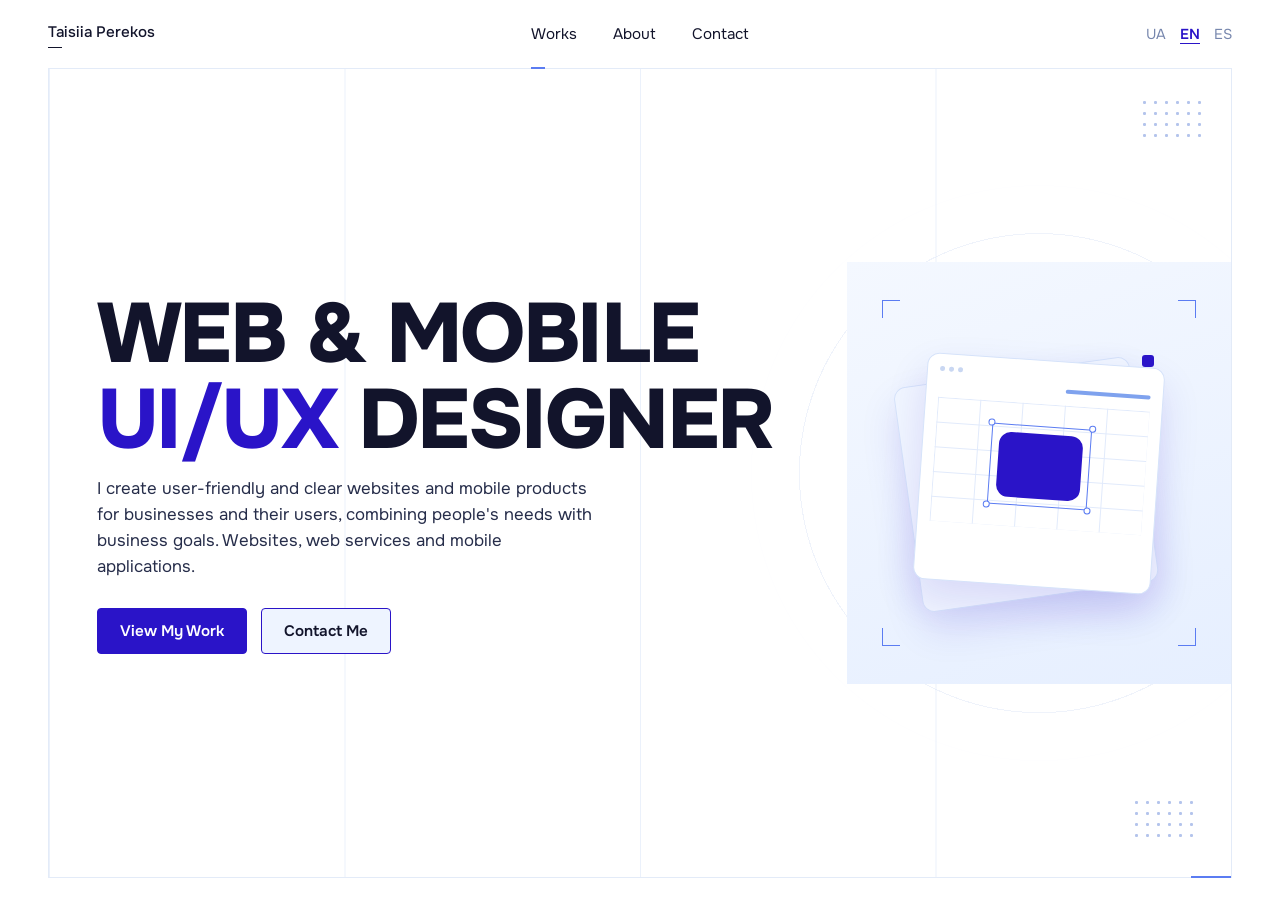
<file: index.html>
<!DOCTYPE html>
<html lang="en">
<head>
  <meta charset="utf-8">
  <meta name="viewport" content="width=device-width, initial-scale=1">
  <title>Taisiia Perekos — Web &amp; Mobile UI/UX Designer</title>
  <meta name="description" content="I'm a Web & Mobile UI/UX Designer. I create user-friendly and clear websites and mobile products for businesses and their users, combining people's needs with business goals.">
  <link rel="preconnect" href="https://fonts.googleapis.com">
  <link rel="preconnect" href="https://fonts.gstatic.com" crossorigin>
  <link href="https://fonts.googleapis.com/css2?family=Onest:wght@400;500;600;700;800&display=swap" rel="stylesheet">
  <link rel="stylesheet" href="styles.css">
</head>
<body>
  <header class="site-header">
    <a class="brand" href="#top">Taisiia Perekos</a>
    <nav class="nav" aria-label="Main">
      <a href="#works" aria-current="page">Works</a>
      <a href="#about">About</a>
      <a href="#contact">Contact</a>
    </nav>
    <div class="lang" aria-label="Language">
      <a href="#" lang="uk">UA</a>
      <a href="#" lang="en" aria-current="true">EN</a>
      <a href="#" lang="es">ES</a>
    </div>
  </header>

  <main id="top">
    <section class="hero">
      <div class="decor" aria-hidden="true">
        <span class="rings"></span>
        <span class="dots dots-tr"></span>
        <span class="dots dots-br"></span>
      </div>
      <div class="hero-copy">
        <h1>
          <span class="sr-only">I'm a </span>Web &amp; Mobile
          <span class="accent">UI/UX</span> Designer
        </h1>
        <p class="lead">
          I create user-friendly and clear websites and mobile products for businesses
          and their users, combining people's needs with business goals.
          Websites, web services and mobile applications.
        </p>
        <div class="actions">
          <a class="btn btn-primary" href="#works">View My Work</a>
          <a class="btn btn-secondary" href="#contact">Contact Me</a>
        </div>
      </div>

      <figure class="visual" aria-hidden="true">
        <div class="stage">
          <span class="corner tl"></span><span class="corner tr"></span>
          <span class="corner bl"></span><span class="corner br"></span>
          <div class="card card-back"></div>
          <div class="card card-front">
            <div class="bar"><i></i><i></i><i></i></div>
            <div class="line"></div>
            <div class="grid"><div class="tile"><i></i><i></i><i></i><i></i></div></div>
          </div>
          <span class="dot"></span>
        </div>
      </figure>
    </section>
  </main>
</body>
</html>
</file>
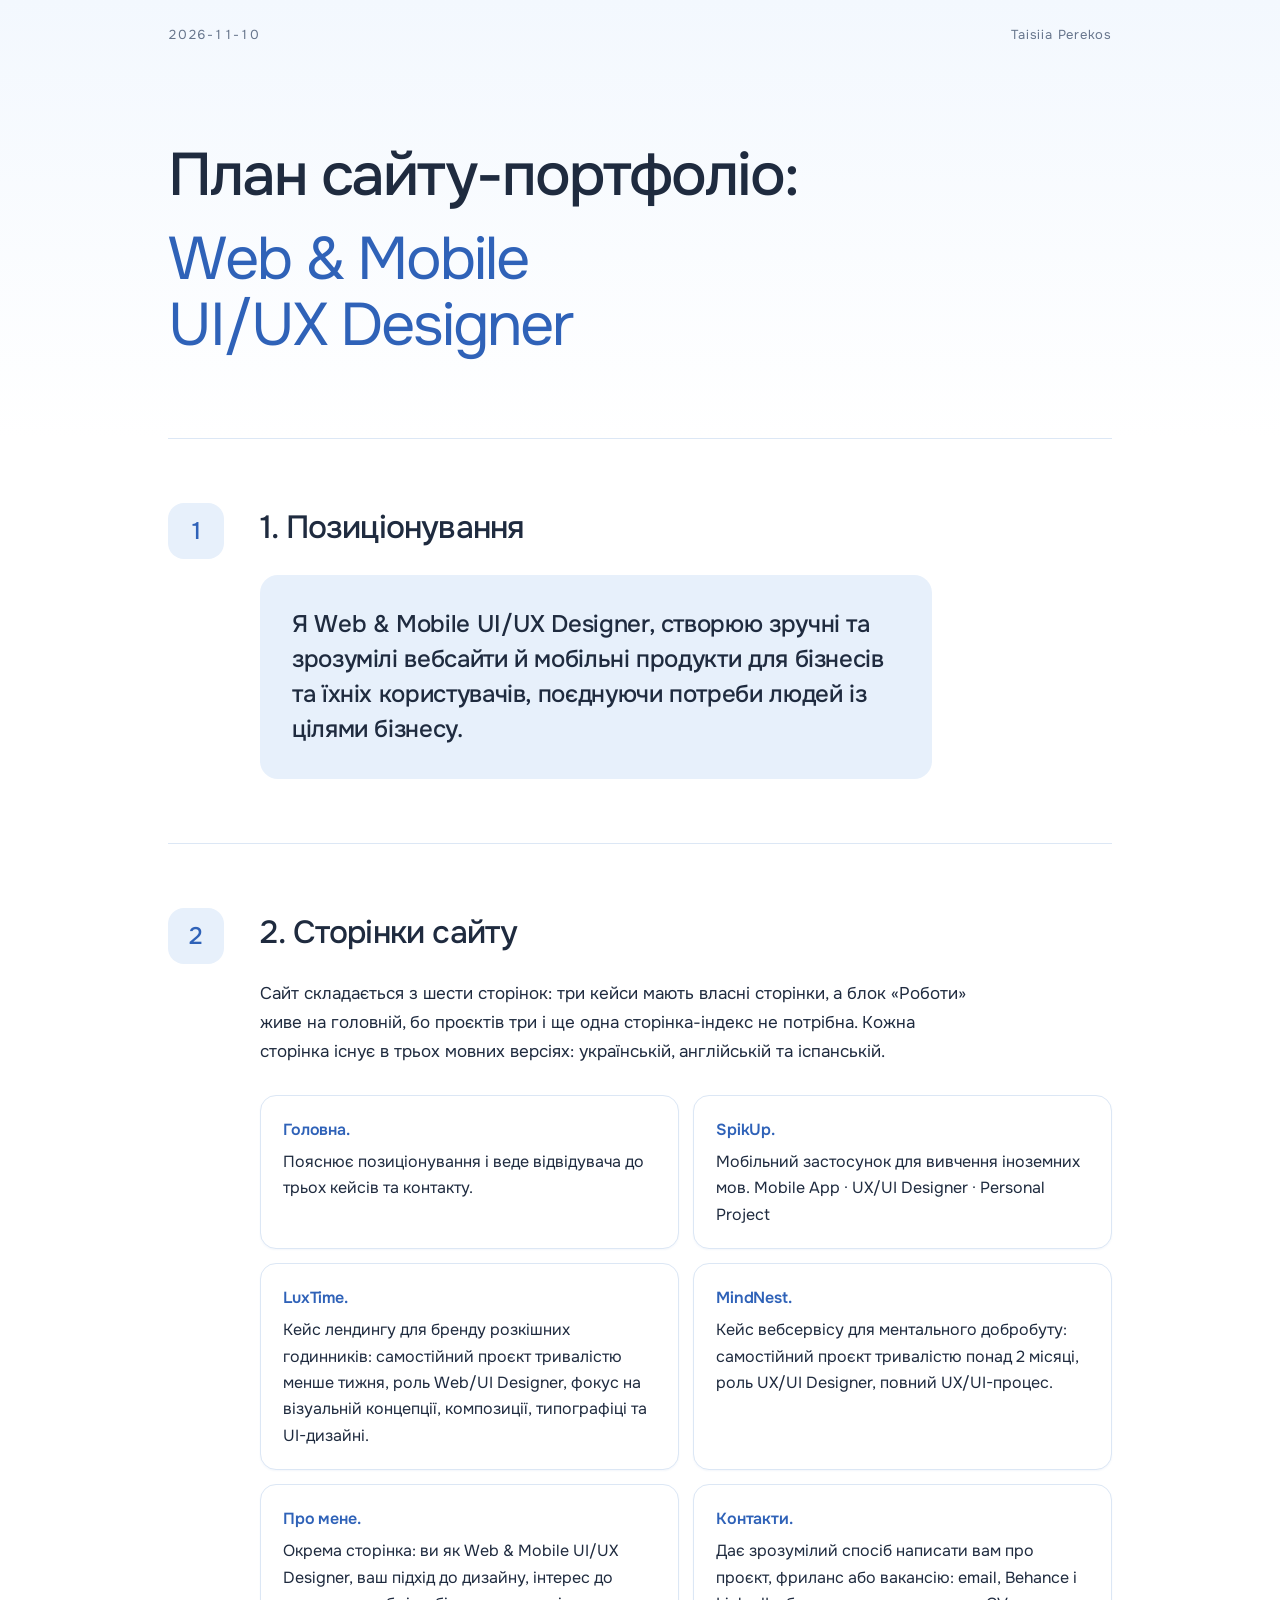
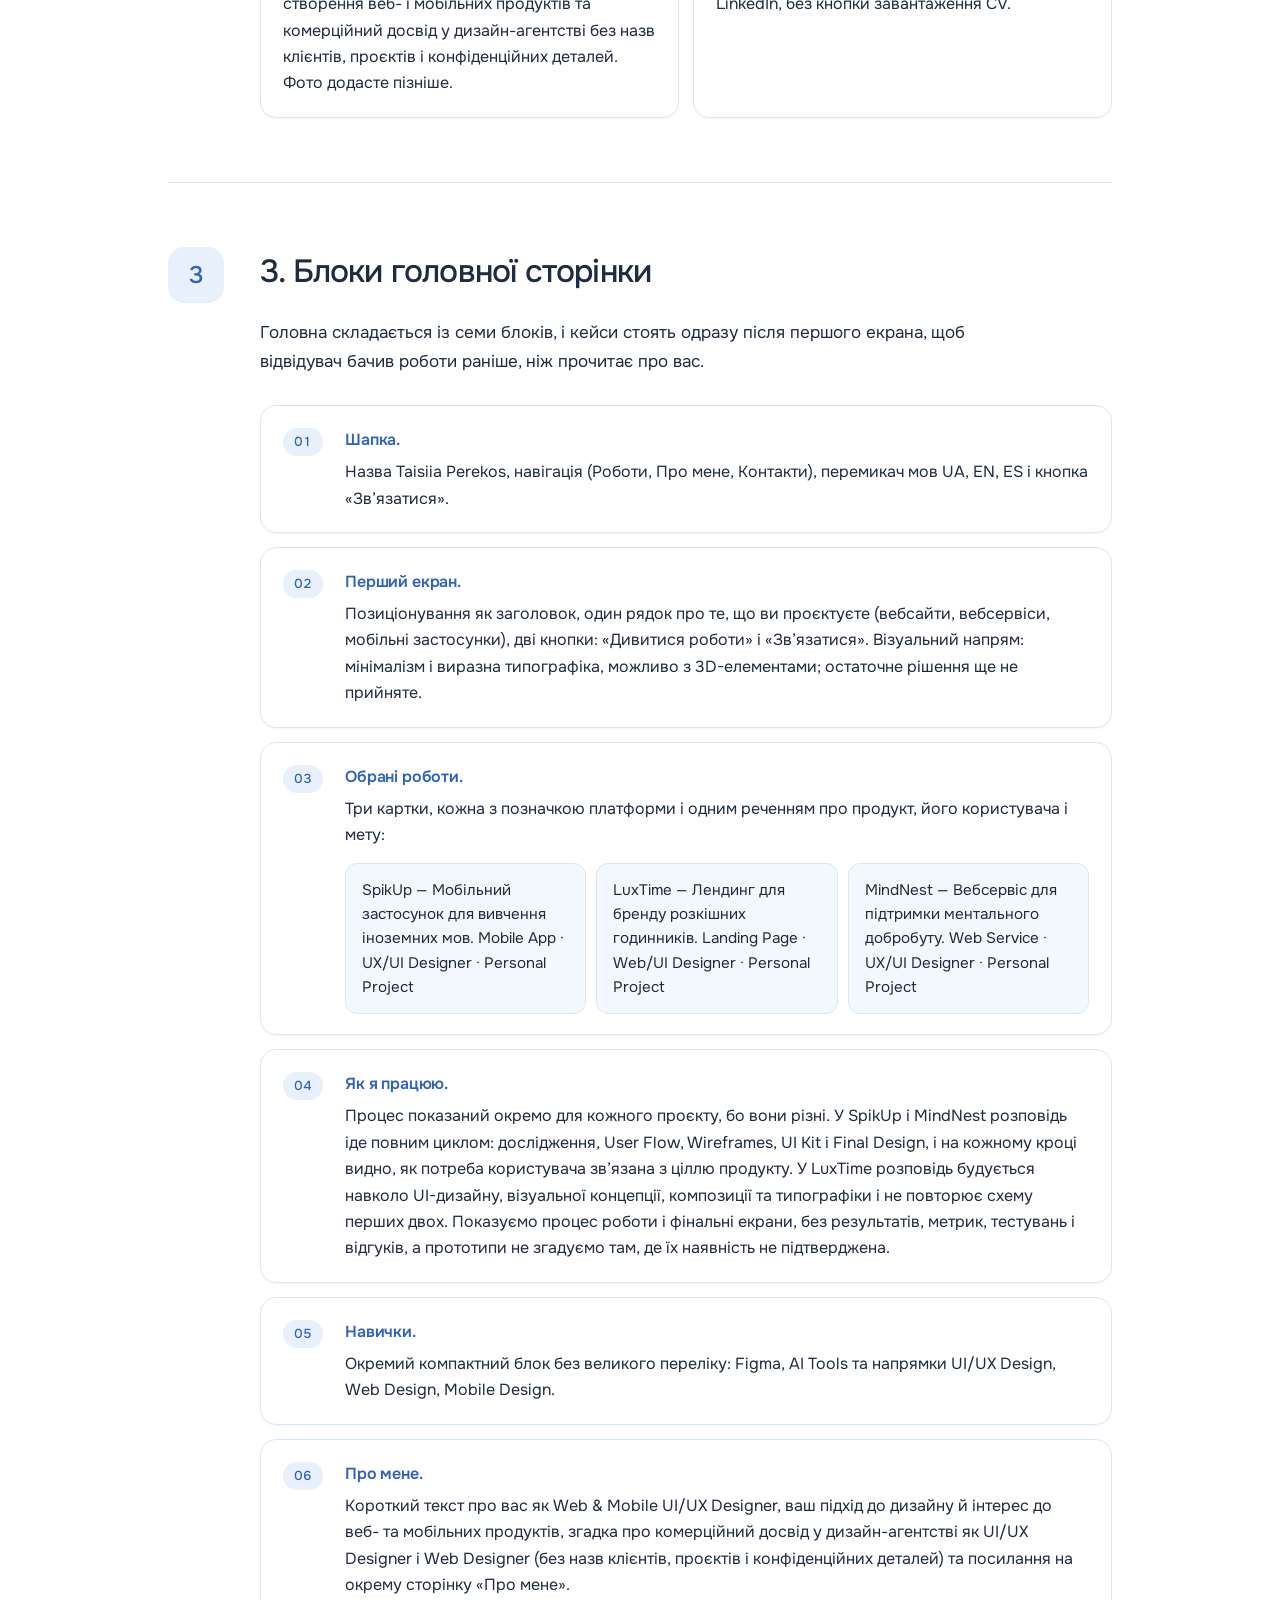
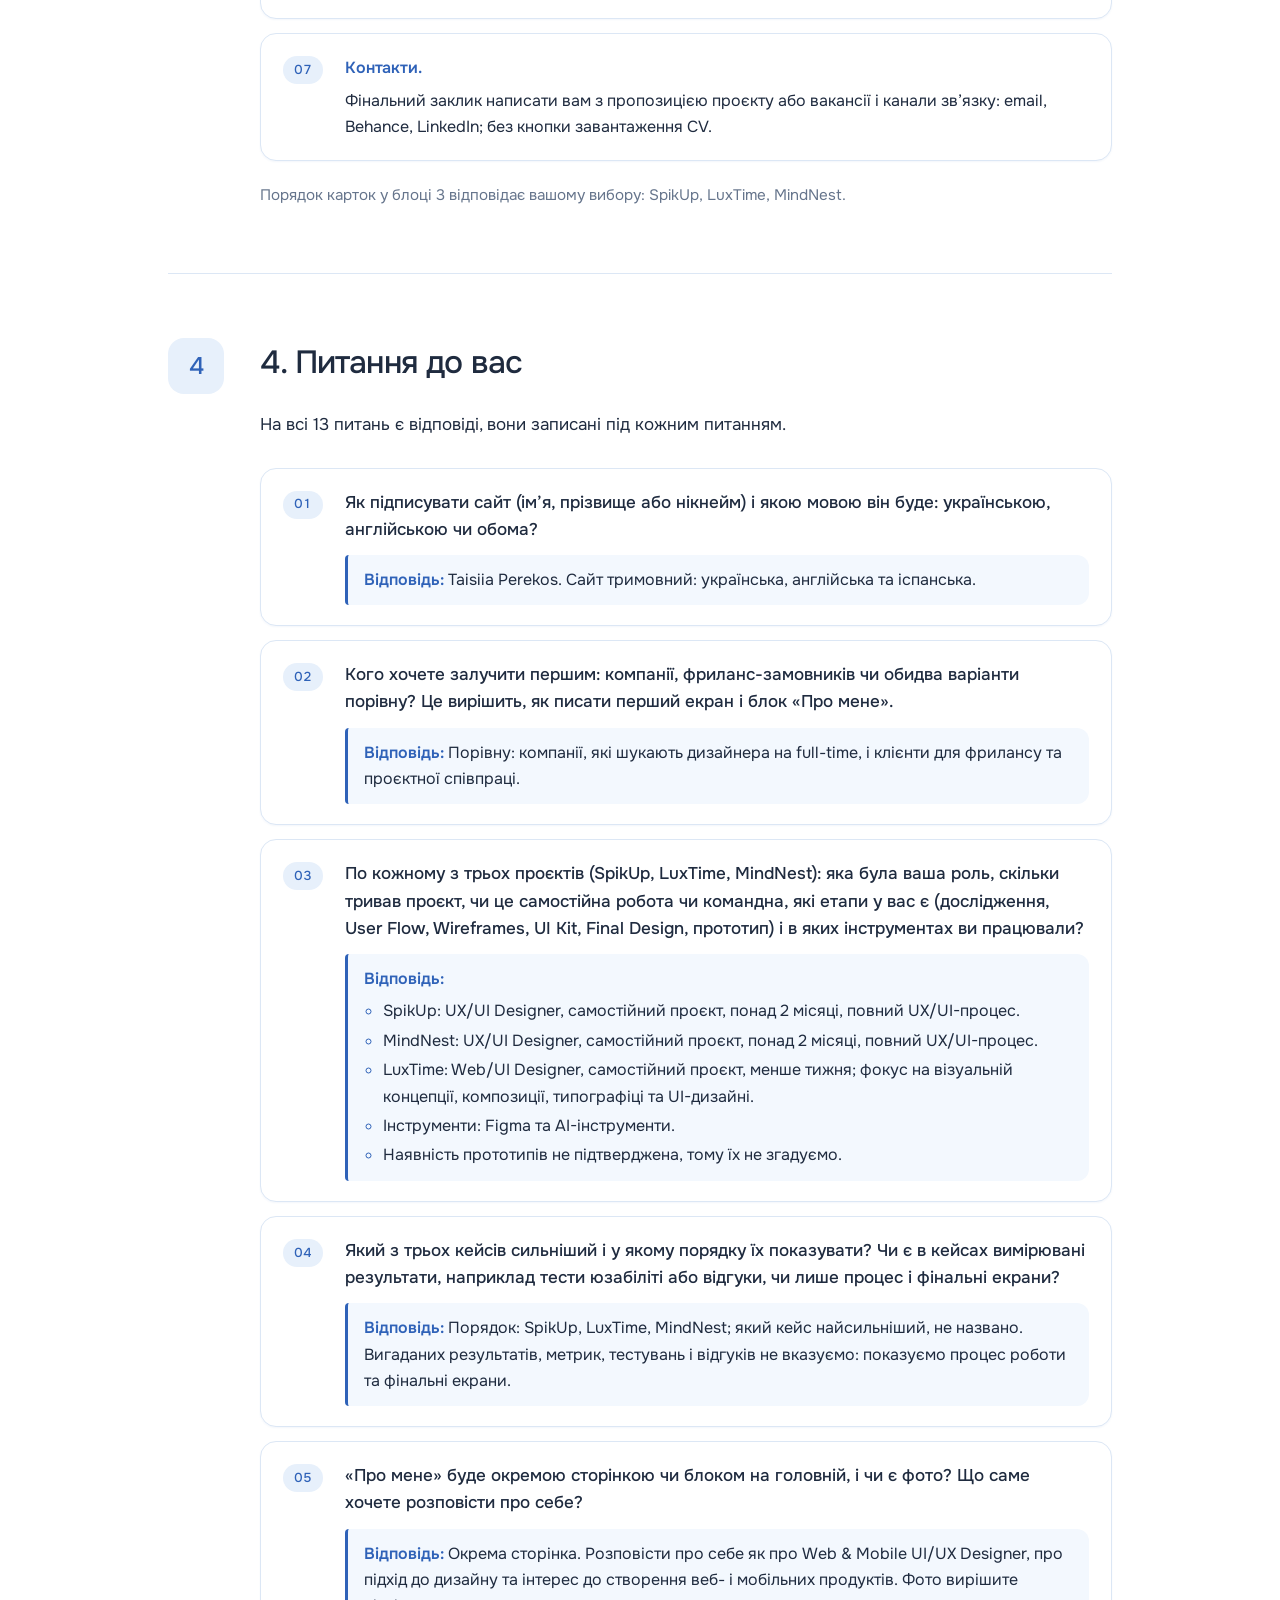
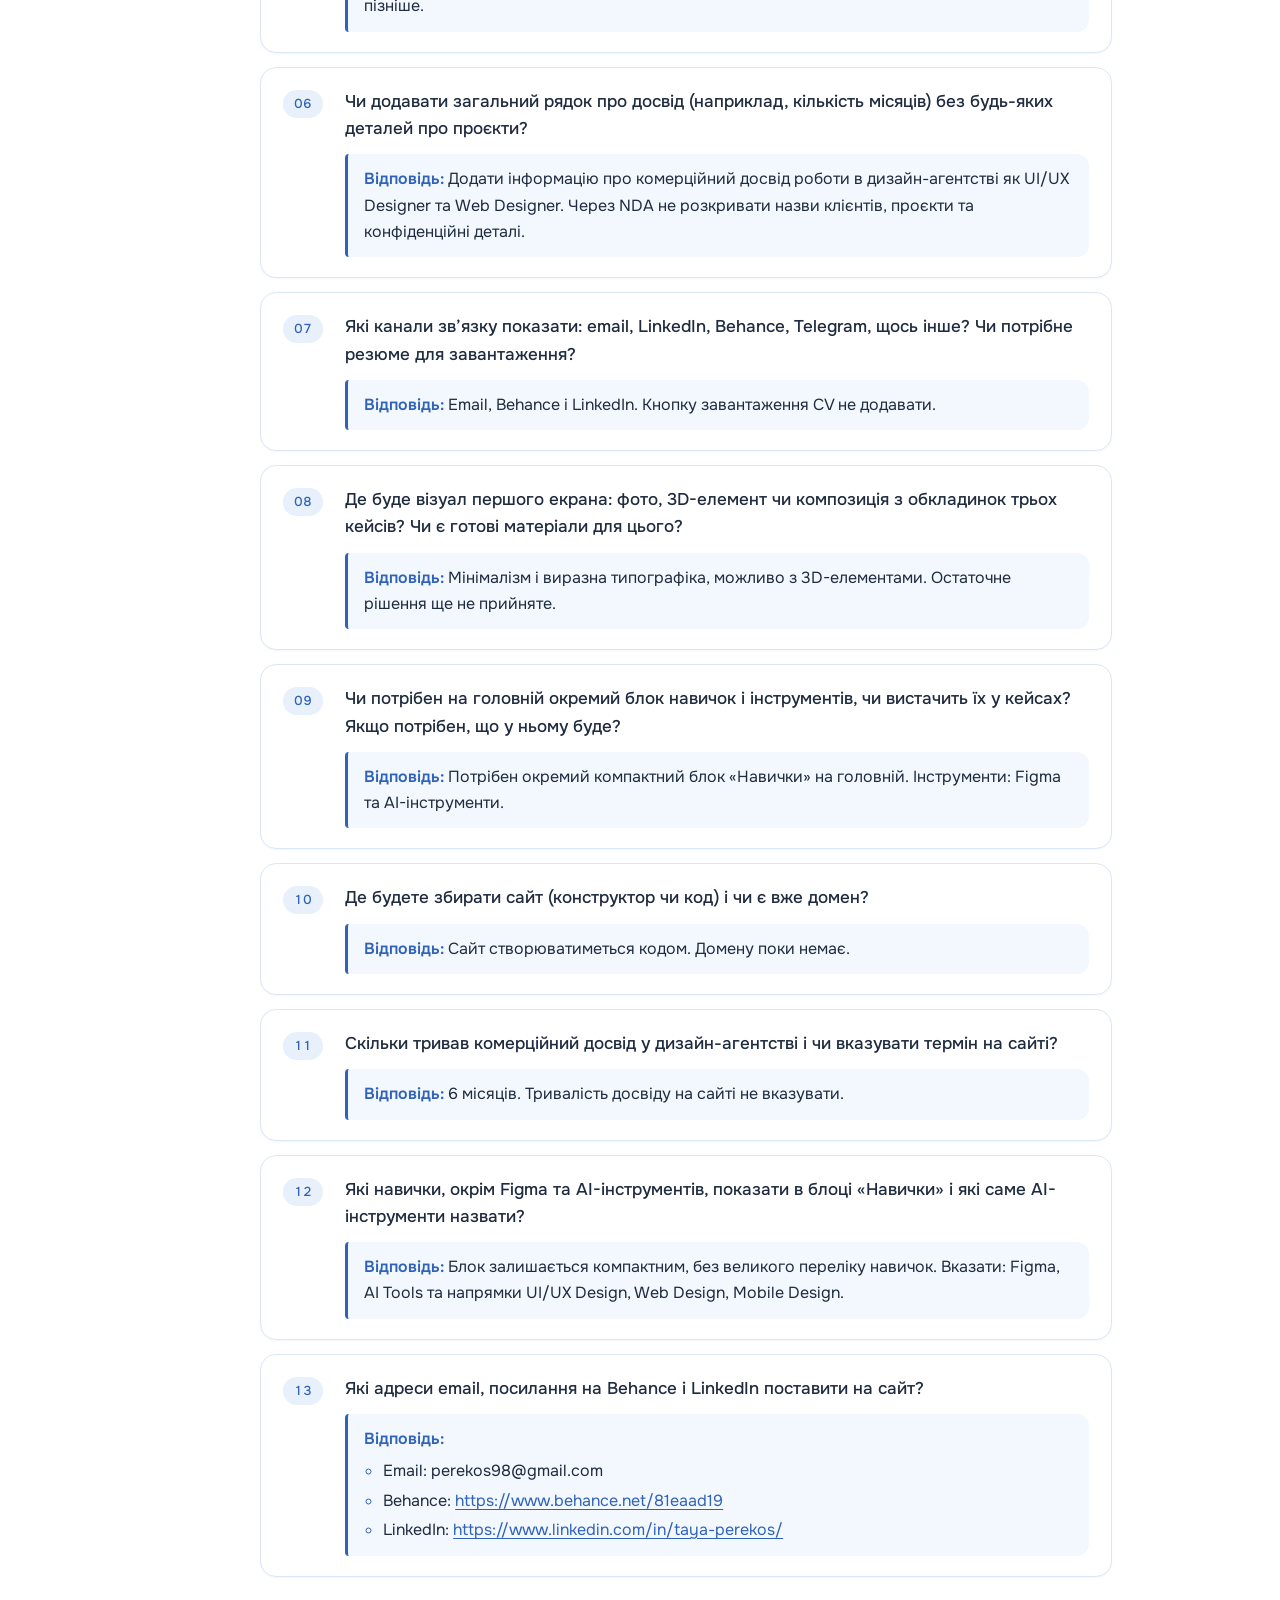
<file: docs/plan.html>
<!DOCTYPE html>
<html lang="uk">
<head>
<meta charset="utf-8">
<meta name="viewport" content="width=device-width, initial-scale=1">
<title>План сайту Taisiia Perekos</title>
<link rel="preconnect" href="https://fonts.googleapis.com">
<link rel="preconnect" href="https://fonts.gstatic.com" crossorigin>
<link href="https://fonts.googleapis.com/css2?family=Onest:wght@300;400;500;600&display=swap" rel="stylesheet">
<style>
  /* Layout idea: clean white reading document. Number chips on the left rail, pale-blue panels and white cards on the right, one typeface, one soft blue accent. */
  :root {
    --paper: #FFFFFF;
    --wash: #F3F8FE;
    --tint: #E7F0FB;
    --ink: #1F2B3F;
    --muted: #66758C;
    --accent: #2F62B8;
    --line: #DCE7F5;
    --font: "Onest", system-ui, -apple-system, "Segoe UI", sans-serif;
    color-scheme: light;
  }
  * { box-sizing: border-box; }
  html { background: var(--paper); }
  body {
    margin: 0; background: var(--paper); color: var(--ink);
    font-family: var(--font); font-size: 1.0625rem; line-height: 1.7; font-weight: 400;
    -webkit-font-smoothing: antialiased;
  }
  .wrap { max-width: 1040px; margin: 0 auto; padding: 0 clamp(16px, 4vw, 48px); }
  a { color: var(--accent); text-underline-offset: 3px; }
  a:focus-visible { outline: 2px solid var(--accent); outline-offset: 3px; border-radius: 2px; }
  p { margin: 0; }

  /* header */
  .head { background: linear-gradient(180deg, var(--wash) 0%, var(--paper) 100%); }
  .top {
    display: flex; justify-content: space-between; gap: 16px; padding: 24px 0;
    font-size: 0.8125rem; letter-spacing: 0.06em; color: var(--muted); font-variant-numeric: tabular-nums;
  }
  .hero { padding: clamp(28px, 6vw, 72px) 0 clamp(40px, 7vw, 80px); animation: rise 0.7s ease-out both; }
  .hero h1 {
    margin: 0; max-width: 18ch; font-weight: 500; letter-spacing: -0.035em; line-height: 1.1;
    font-size: clamp(2rem, 5.6vw, 3.75rem); text-wrap: balance;
  }
  .hero h1 span { display: block; margin-top: 0.3em; color: var(--accent); font-weight: 400; }
  @keyframes rise { from { opacity: 0; transform: translateY(8px); } to { opacity: 1; transform: none; } }
  @media (prefers-reduced-motion: reduce) { .hero { animation: none; } }

  /* sections */
  .sec {
    display: grid; grid-template-columns: 56px minmax(0, 1fr); gap: 0 clamp(16px, 3vw, 36px);
    padding: clamp(36px, 6vw, 64px) 0; border-top: 1px solid var(--line);
  }
  .num {
    width: 56px; height: 56px; border-radius: 16px; background: var(--tint); color: var(--accent);
    display: grid; place-items: center; font-weight: 500; font-size: 1.5rem; line-height: 1;
  }
  .sec h2 {
    margin: 0 0 clamp(20px, 3vw, 28px); padding-top: 6px; font-weight: 500; letter-spacing: -0.025em; line-height: 1.2;
    font-size: clamp(1.4rem, 3vw, 2rem); text-wrap: balance;
  }
  .lede {
    background: var(--tint); border-radius: 18px; padding: clamp(20px, 3vw, 32px);
    font-weight: 500; letter-spacing: -0.015em; line-height: 1.45;
    font-size: clamp(1.15rem, 2.2vw, 1.5rem); text-wrap: pretty; max-width: 42ch;
  }
  .intro { max-width: 66ch; margin-bottom: 28px; }

  /* cards */
  .card, .row, .q {
    background: var(--paper); border: 1px solid var(--line); border-radius: 16px; padding: 20px 22px;
    box-shadow: 0 1px 2px rgba(47, 98, 184, 0.06);
  }
  .cards { list-style: none; margin: 0; padding: 0; display: grid; gap: 14px; grid-template-columns: repeat(auto-fit, minmax(min(100%, 300px), 1fr)); }
  .card b, .row b { display: block; margin-bottom: 6px; font-weight: 600; font-size: 1rem; letter-spacing: -0.01em; color: var(--accent); }
  .card p, .row p { font-size: 1rem; line-height: 1.65; }

  /* home blocks */
  .rows { list-style: none; margin: 0; padding: 0; display: grid; gap: 14px; }
  .row { display: grid; grid-template-columns: 44px minmax(0, 1fr); gap: 4px 18px; }
  .idx {
    display: inline-grid; place-items: center; width: 40px; height: 28px; border-radius: 999px;
    background: var(--tint); color: var(--accent); font-size: 0.8125rem; font-weight: 500;
    font-variant-numeric: tabular-nums; letter-spacing: 0.02em; margin-top: 2px;
  }
  .works { display: grid; gap: 10px; margin-top: 14px; grid-template-columns: repeat(auto-fit, minmax(min(100%, 220px), 1fr)); }
  .work { background: var(--wash); border: 1px solid var(--line); border-radius: 12px; padding: 14px 16px; font-size: 0.95rem; line-height: 1.6; }
  .note { margin-top: 22px; color: var(--muted); font-size: 0.95rem; max-width: 66ch; }

  /* questions and answers */
  .qa { list-style: none; margin: 0; padding: 0; display: grid; gap: 14px; }
  .q { display: grid; grid-template-columns: 44px minmax(0, 1fr); gap: 0 18px; }
  .q .ask { font-weight: 500; line-height: 1.6; text-wrap: pretty; }
  .ans {
    margin-top: 12px; padding: 12px 16px; background: var(--wash); border-left: 3px solid var(--accent);
    border-radius: 4px 12px 12px 4px; font-size: 1rem; line-height: 1.65;
  }
  .ans strong { color: var(--accent); font-weight: 600; }
  .ans ul { margin: 6px 0 0; padding-left: 1.2em; }
  .ans li + li { margin-top: 3px; }
  .ans li::marker { color: var(--accent); }

  @media (max-width: 720px) {
    .sec { grid-template-columns: minmax(0, 1fr); }
    .num { margin-bottom: 12px; width: 48px; height: 48px; border-radius: 14px; }
    .sec h2 { padding-top: 0; }
    .row, .q { grid-template-columns: minmax(0, 1fr); }
    .idx { margin-bottom: 6px; }
  }
  .end { height: clamp(32px, 6vw, 64px); border-top: 1px solid var(--line); }
</style>
</head>
<body>
<div class="head"><div class="wrap">
  <div class="top"><span>2026-11-10</span><span>Taisiia Perekos</span></div>
  <header class="hero">
    <h1>План сайту-портфоліо: <span>Web &amp; Mobile UI/UX Designer</span></h1>
  </header>
</div></div>

<div class="wrap">

  <!-- 1 -->
  <section class="sec" id="s1">
    <div class="num" aria-hidden="true">1</div>
    <div>
      <h2>1. Позиціонування</h2>
      <p class="lede">Я Web &amp; Mobile UI/UX Designer, створюю зручні та зрозумілі вебсайти й мобільні продукти для бізнесів та їхніх користувачів, поєднуючи потреби людей із цілями бізнесу.</p>
    </div>
  </section>

  <!-- 2 -->
  <section class="sec" id="s2">
    <div class="num" aria-hidden="true">2</div>
    <div>
      <h2>2. Сторінки сайту</h2>
      <p class="intro">Сайт складається з шести сторінок: три кейси мають власні сторінки, а блок «Роботи» живе на головній, бо проєктів три і ще одна сторінка-індекс не потрібна. Кожна сторінка існує в трьох мовних версіях: українській, англійській та іспанській.</p>
      <ul class="cards">
        <li class="card"><b>Головна.</b><p>Пояснює позиціонування і веде відвідувача до трьох кейсів та контакту.</p></li>
        <li class="card"><b>SpikUp.</b><p>Мобільний застосунок для вивчення іноземних мов. Mobile App · UX/UI Designer · Personal Project</p></li>
        <li class="card"><b>LuxTime.</b><p>Кейс лендингу для бренду розкішних годинників: самостійний проєкт тривалістю менше тижня, роль Web/UI Designer, фокус на візуальній концепції, композиції, типографіці та UI-дизайні.</p></li>
        <li class="card"><b>MindNest.</b><p>Кейс вебсервісу для ментального добробуту: самостійний проєкт тривалістю понад 2 місяці, роль UX/UI Designer, повний UX/UI-процес.</p></li>
        <li class="card"><b>Про мене.</b><p>Окрема сторінка: ви як Web &amp; Mobile UI/UX Designer, ваш підхід до дизайну, інтерес до створення веб- і мобільних продуктів та комерційний досвід у дизайн-агентстві без назв клієнтів, проєктів і конфіденційних деталей. Фото додасте пізніше.</p></li>
        <li class="card"><b>Контакти.</b><p>Дає зрозумілий спосіб написати вам про проєкт, фриланс або вакансію: email, Behance і LinkedIn, без кнопки завантаження CV.</p></li>
      </ul>
    </div>
  </section>

  <!-- 3 -->
  <section class="sec" id="s3">
    <div class="num" aria-hidden="true">3</div>
    <div>
      <h2>3. Блоки головної сторінки</h2>
      <p class="intro">Головна складається із семи блоків, і кейси стоять одразу після першого екрана, щоб відвідувач бачив роботи раніше, ніж прочитає про вас.</p>
      <ol class="rows">
        <li class="row"><span class="idx">01</span><div><b>Шапка.</b><p>Назва Taisiia Perekos, навігація (Роботи, Про мене, Контакти), перемикач мов UA, EN, ES і кнопка «Зв’язатися».</p></div></li>
        <li class="row"><span class="idx">02</span><div><b>Перший екран.</b><p>Позиціонування як заголовок, один рядок про те, що ви проєктуєте (вебсайти, вебсервіси, мобільні застосунки), дві кнопки: «Дивитися роботи» і «Зв’язатися». Візуальний напрям: мінімалізм і виразна типографіка, можливо з 3D-елементами; остаточне рішення ще не прийняте.</p></div></li>
        <li class="row"><span class="idx">03</span><div><b>Обрані роботи.</b><p>Три картки, кожна з позначкою платформи і одним реченням про продукт, його користувача і мету:</p>
          <div class="works">
            <div class="work">SpikUp — Мобільний застосунок для вивчення іноземних мов. Mobile App · UX/UI Designer · Personal Project</div>
            <div class="work">LuxTime — Лендинг для бренду розкішних годинників. Landing Page · Web/UI Designer · Personal Project</div>
            <div class="work">MindNest — Вебсервіс для підтримки ментального добробуту. Web Service · UX/UI Designer · Personal Project</div>
          </div></div></li>
        <li class="row"><span class="idx">04</span><div><b>Як я працюю.</b><p>Процес показаний окремо для кожного проєкту, бо вони різні. У SpikUp і MindNest розповідь іде повним циклом: дослідження, User Flow, Wireframes, UI Kit і Final Design, і на кожному кроці видно, як потреба користувача зв’язана з ціллю продукту. У LuxTime розповідь будується навколо UI-дизайну, візуальної концепції, композиції та типографіки і не повторює схему перших двох. Показуємо процес роботи і фінальні екрани, без результатів, метрик, тестувань і відгуків, а прототипи не згадуємо там, де їх наявність не підтверджена.</p></div></li>
        <li class="row"><span class="idx">05</span><div><b>Навички.</b><p>Окремий компактний блок без великого переліку: Figma, AI Tools та напрямки UI/UX Design, Web Design, Mobile Design.</p></div></li>
        <li class="row"><span class="idx">06</span><div><b>Про мене.</b><p>Короткий текст про вас як Web &amp; Mobile UI/UX Designer, ваш підхід до дизайну й інтерес до веб- та мобільних продуктів, згадка про комерційний досвід у дизайн-агентстві як UI/UX Designer і Web Designer (без назв клієнтів, проєктів і конфіденційних деталей) та посилання на окрему сторінку «Про мене».</p></div></li>
        <li class="row"><span class="idx">07</span><div><b>Контакти.</b><p>Фінальний заклик написати вам з пропозицією проєкту або вакансії і канали зв’язку: email, Behance, LinkedIn; без кнопки завантаження CV.</p></div></li>
      </ol>
      <p class="note">Порядок карток у блоці 3 відповідає вашому вибору: SpikUp, LuxTime, MindNest.</p>
    </div>
  </section>

  <!-- 4 -->
  <section class="sec" id="s4">
    <div class="num" aria-hidden="true">4</div>
    <div>
      <h2>4. Питання до вас</h2>
      <p class="intro">На всі 13 питань є відповіді, вони записані під кожним питанням.</p>
      <ol class="qa">
        <li class="q"><span class="idx">01</span><div>
          <p class="ask">Як підписувати сайт (ім’я, прізвище або нікнейм) і якою мовою він буде: українською, англійською чи обома?</p>
          <div class="ans"><strong>Відповідь:</strong> Taisiia Perekos. Сайт тримовний: українська, англійська та іспанська.</div></div></li>
        <li class="q"><span class="idx">02</span><div>
          <p class="ask">Кого хочете залучити першим: компанії, фриланс-замовників чи обидва варіанти порівну? Це вирішить, як писати перший екран і блок «Про мене».</p>
          <div class="ans"><strong>Відповідь:</strong> Порівну: компанії, які шукають дизайнера на full-time, і клієнти для фрилансу та проєктної співпраці.</div></div></li>
        <li class="q"><span class="idx">03</span><div>
          <p class="ask">По кожному з трьох проєктів (SpikUp, LuxTime, MindNest): яка була ваша роль, скільки тривав проєкт, чи це самостійна робота чи командна, які етапи у вас є (дослідження, User Flow, Wireframes, UI Kit, Final Design, прототип) і в яких інструментах ви працювали?</p>
          <div class="ans"><strong>Відповідь:</strong>
            <ul>
              <li>SpikUp: UX/UI Designer, самостійний проєкт, понад 2 місяці, повний UX/UI-процес.</li>
              <li>MindNest: UX/UI Designer, самостійний проєкт, понад 2 місяці, повний UX/UI-процес.</li>
              <li>LuxTime: Web/UI Designer, самостійний проєкт, менше тижня; фокус на візуальній концепції, композиції, типографіці та UI-дизайні.</li>
              <li>Інструменти: Figma та AI-інструменти.</li>
              <li>Наявність прототипів не підтверджена, тому їх не згадуємо.</li>
            </ul></div></div></li>
        <li class="q"><span class="idx">04</span><div>
          <p class="ask">Який з трьох кейсів сильніший і у якому порядку їх показувати? Чи є в кейсах вимірювані результати, наприклад тести юзабіліті або відгуки, чи лише процес і фінальні екрани?</p>
          <div class="ans"><strong>Відповідь:</strong> Порядок: SpikUp, LuxTime, MindNest; який кейс найсильніший, не названо. Вигаданих результатів, метрик, тестувань і відгуків не вказуємо: показуємо процес роботи та фінальні екрани.</div></div></li>
        <li class="q"><span class="idx">05</span><div>
          <p class="ask">«Про мене» буде окремою сторінкою чи блоком на головній, і чи є фото? Що саме хочете розповісти про себе?</p>
          <div class="ans"><strong>Відповідь:</strong> Окрема сторінка. Розповісти про себе як про Web &amp; Mobile UI/UX Designer, про підхід до дизайну та інтерес до створення веб- і мобільних продуктів. Фото вирішите пізніше.</div></div></li>
        <li class="q"><span class="idx">06</span><div>
          <p class="ask">Чи додавати загальний рядок про досвід (наприклад, кількість місяців) без будь-яких деталей про проєкти?</p>
          <div class="ans"><strong>Відповідь:</strong> Додати інформацію про комерційний досвід роботи в дизайн-агентстві як UI/UX Designer та Web Designer. Через NDA не розкривати назви клієнтів, проєкти та конфіденційні деталі.</div></div></li>
        <li class="q"><span class="idx">07</span><div>
          <p class="ask">Які канали зв’язку показати: email, LinkedIn, Behance, Telegram, щось інше? Чи потрібне резюме для завантаження?</p>
          <div class="ans"><strong>Відповідь:</strong> Email, Behance і LinkedIn. Кнопку завантаження CV не додавати.</div></div></li>
        <li class="q"><span class="idx">08</span><div>
          <p class="ask">Де буде візуал першого екрана: фото, 3D-елемент чи композиція з обкладинок трьох кейсів? Чи є готові матеріали для цього?</p>
          <div class="ans"><strong>Відповідь:</strong> Мінімалізм і виразна типографіка, можливо з 3D-елементами. Остаточне рішення ще не прийняте.</div></div></li>
        <li class="q"><span class="idx">09</span><div>
          <p class="ask">Чи потрібен на головній окремий блок навичок і інструментів, чи вистачить їх у кейсах? Якщо потрібен, що у ньому буде?</p>
          <div class="ans"><strong>Відповідь:</strong> Потрібен окремий компактний блок «Навички» на головній. Інструменти: Figma та AI-інструменти.</div></div></li>
        <li class="q"><span class="idx">10</span><div>
          <p class="ask">Де будете збирати сайт (конструктор чи код) і чи є вже домен?</p>
          <div class="ans"><strong>Відповідь:</strong> Сайт створюватиметься кодом. Домену поки немає.</div></div></li>
        <li class="q"><span class="idx">11</span><div>
          <p class="ask">Скільки тривав комерційний досвід у дизайн-агентстві і чи вказувати термін на сайті?</p>
          <div class="ans"><strong>Відповідь:</strong> 6 місяців. Тривалість досвіду на сайті не вказувати.</div></div></li>
        <li class="q"><span class="idx">12</span><div>
          <p class="ask">Які навички, окрім Figma та AI-інструментів, показати в блоці «Навички» і які саме AI-інструменти назвати?</p>
          <div class="ans"><strong>Відповідь:</strong> Блок залишається компактним, без великого переліку навичок. Вказати: Figma, AI Tools та напрямки UI/UX Design, Web Design, Mobile Design.</div></div></li>
        <li class="q"><span class="idx">13</span><div>
          <p class="ask">Які адреси email, посилання на Behance і LinkedIn поставити на сайт?</p>
          <div class="ans"><strong>Відповідь:</strong>
            <ul>
              <li>Email: perekos98@gmail.com</li>
              <li>Behance: <a href="https://www.behance.net/81eaad19">https://www.behance.net/81eaad19</a></li>
              <li>LinkedIn: <a href="https://www.linkedin.com/in/taya-perekos/">https://www.linkedin.com/in/taya-perekos/</a></li>
            </ul></div></div></li>
      </ol>
    </div>
  </section>

  <div class="end"></div>
</div>
</body>
</html>
</file>
<file: styles.css>
:root {
  --ink: #12142b;
  --muted: #4a5470;
  --accent: #2a14c8;
  --accent-light: #5b7cf2;
  --muted-blue: #7686ad;
  --line: #e3ebf8;
  --wash: #eef4ff;
  --paper: #ffffff;
  --font: "Onest", system-ui, -apple-system, "Segoe UI", sans-serif;
}

* { box-sizing: border-box; }
html { scroll-behavior: smooth; }
body {
  margin: 0;
  background: var(--paper);
  color: var(--ink);
  font-family: var(--font);
  -webkit-font-smoothing: antialiased;
}
a { color: inherit; text-decoration: none; }
a:focus-visible { outline: 2px solid var(--accent); outline-offset: 3px; }

.sr-only {
  position: absolute; width: 1px; height: 1px; overflow: hidden;
  clip: rect(0 0 0 0); white-space: nowrap;
}

/* header */
.site-header {
  display: grid;
  grid-template-columns: 1fr auto 1fr;
  align-items: center;
  gap: 16px;
  padding: 0 clamp(16px, 4vw, 48px);
  position: relative; z-index: 2;
}
.brand { font-weight: 500; font-size: 0.95rem; justify-self: start; position: relative; padding: 22px 0 26px; }
.brand::after { content: ""; position: absolute; left: 0; bottom: 20px; width: 14px; height: 1px; background: var(--ink); }
.nav { align-self: stretch; display: flex; gap: clamp(16px, 3vw, 36px); font-size: 0.95rem; }
.nav a { position: relative; display: block; padding: 24px 0; }
/* short light-blue marker sitting on the frame's top border */
.nav a[aria-current="page"]::after {
  content: ""; position: absolute; left: 0; bottom: -1px; width: 14px; height: 2px;
  background: var(--accent-light);
}
.lang { justify-self: end; display: flex; gap: 14px; font-size: 0.9rem; }
.lang a { color: var(--muted-blue); }
.lang a[aria-current="true"] { color: var(--accent); font-weight: 600; text-decoration: underline; text-underline-offset: 4px; }

/* hero */
.hero {
  display: grid;
  --stage: clamp(300px, 30vw, 420px);
  grid-template-columns: minmax(0, 1fr) var(--stage);
  align-items: center;
  gap: clamp(24px, 5vw, 64px);
  min-height: calc(100vh - 90px);
  padding: clamp(24px, 5vw, 64px) 0 clamp(24px, 5vw, 64px) clamp(16px, 4vw, 48px);
  margin: 0 clamp(16px, 4vw, 48px) 32px;
  border: 1px solid var(--line);
}
.hero { position: relative; }
.hero-copy, .visual { position: relative; z-index: 1; }

/* background decor: grid lines, dots, rings, corner accent */
.decor {
  position: absolute; inset: 0; overflow: hidden; pointer-events: none; z-index: 0;
  background: linear-gradient(90deg, #ebf1fb 1px, transparent 1px) 0 0 / 25% 100%;
}
.rings {
  position: absolute; right: calc(var(--stage) / 2); top: 50%; width: clamp(420px, 46vw, 700px); aspect-ratio: 1;
  transform: translate(50%, -50%); border-radius: 50%;
  background: repeating-radial-gradient(circle, transparent 0 47px, #d3def5 47px 48px);
  -webkit-mask-image: radial-gradient(circle, #000 35%, transparent 70%);
  mask-image: radial-gradient(circle, #000 35%, transparent 70%);
}
.dots {
  position: absolute; width: 64px; height: 44px;
  background: radial-gradient(circle, #b4c4ec 1.3px, transparent 1.7px) 0 0 / 11px 11px;
}
.dots-tr { top: 28px; right: 28px; }
.dots-br { bottom: 36px; right: 36px; }
.hero::after {
  content: ""; position: absolute; right: 0; bottom: -1px; width: 40px; height: 2px;
  background: var(--accent-light);
}

h1 {
  margin: 0 0 12px;
  font-weight: 800;
  text-transform: uppercase;
  letter-spacing: -0.03em;
  line-height: 1.02;
  font-size: clamp(2.5rem, 6.6vw, 5.25rem);
}
h1 .accent { color: var(--accent); }
.lead { margin: 0 0 28px; max-width: 46ch; font-size: 1.05rem; line-height: 1.55; color: #262d4a; }

.actions { display: flex; flex-wrap: wrap; gap: 14px; }
.btn {
  display: inline-block; padding: 12px 22px; border-radius: 4px;
  font-weight: 600; font-size: 0.95rem; border: 1px solid var(--accent);
  transition: transform 0.15s ease, background 0.15s ease;
}
.btn:hover { transform: translateY(-1px); }
.btn-primary { background: var(--accent); color: #fff; }
.btn-secondary { background: var(--wash); color: var(--ink); }

/* placeholder visual (CSS-drawn 3D mockup) */
.visual { margin: 0; text-align: center; }
.stage {
  position: relative; aspect-ratio: 10 / 11; width: 100%; margin: 0;
  background: linear-gradient(160deg, #f4f8ff, #e6efff);
  border-radius: 0; display: grid; place-items: center;
}
.corner { position: absolute; width: 18px; height: 18px; border: 1.5px solid var(--accent-light); }
.tl { top: 9%; left: 9%; border-right: 0; border-bottom: 0; }
.tr { top: 9%; right: 9%; border-left: 0; border-bottom: 0; }
.bl { bottom: 9%; left: 9%; border-right: 0; border-top: 0; }
.br { bottom: 9%; right: 9%; border-left: 0; border-top: 0; }
.card {
  position: absolute; width: 62%; aspect-ratio: 1.05 / 1; border-radius: 12px;
  background: #fff; border: 1px solid #d6e3fa;
  box-shadow: 0 18px 40px rgba(42, 20, 200, 0.12);
}
.card-back { transform: rotate(-8deg) translate(-6%, 4%); background: #f1f6ff; }
.card-front { transform: rotate(4deg); padding: 12px; }
.bar { display: flex; gap: 4px; margin-bottom: 10px; }
.bar i { width: 5px; height: 5px; border-radius: 50%; background: #c9d7f2; }
.line { height: 4px; width: 40%; margin: 0 0 12px auto; background: #7fa2ee; border-radius: 2px; }
.grid {
  position: relative; height: 62%;
  background:
    linear-gradient(#e1eafb 1px, transparent 1px) 0 0 / 100% 20%,
    linear-gradient(90deg, #e1eafb 1px, transparent 1px) 0 0 / 20% 100%;
}
.tile { position: absolute; inset: 24% 30%; background: var(--accent); border-radius: 12px; }
.tile::before { content: ""; position: absolute; inset: -8px; border: 1px solid var(--accent-light); border-radius: 3px; }
.tile i { position: absolute; width: 7px; height: 7px; background: #fff; border: 1.5px solid var(--accent-light); border-radius: 50%; }
.tile i:nth-child(1) { top: -12px; left: -12px; }
.tile i:nth-child(2) { top: -12px; right: -12px; }
.tile i:nth-child(3) { bottom: -12px; left: -12px; }
.tile i:nth-child(4) { bottom: -12px; right: -12px; }
.dot { position: absolute; top: 22%; right: 20%; width: 12px; height: 12px; background: var(--accent); border-radius: 3px; }

/* responsive */
@media (max-width: 800px) {
  .site-header { grid-template-columns: 1fr auto; }
  .nav { grid-column: 1 / -1; grid-row: 2; }
  .hero { grid-template-columns: minmax(0, 1fr); min-height: 0; padding-right: 0; }
  .stage { max-width: 420px; margin-left: auto; }
  .rings { right: 0; }
  .dots-tr { display: none; }
}
@media (prefers-reduced-motion: reduce) {
  html { scroll-behavior: auto; }
  .btn { transition: none; }
}
</file>
